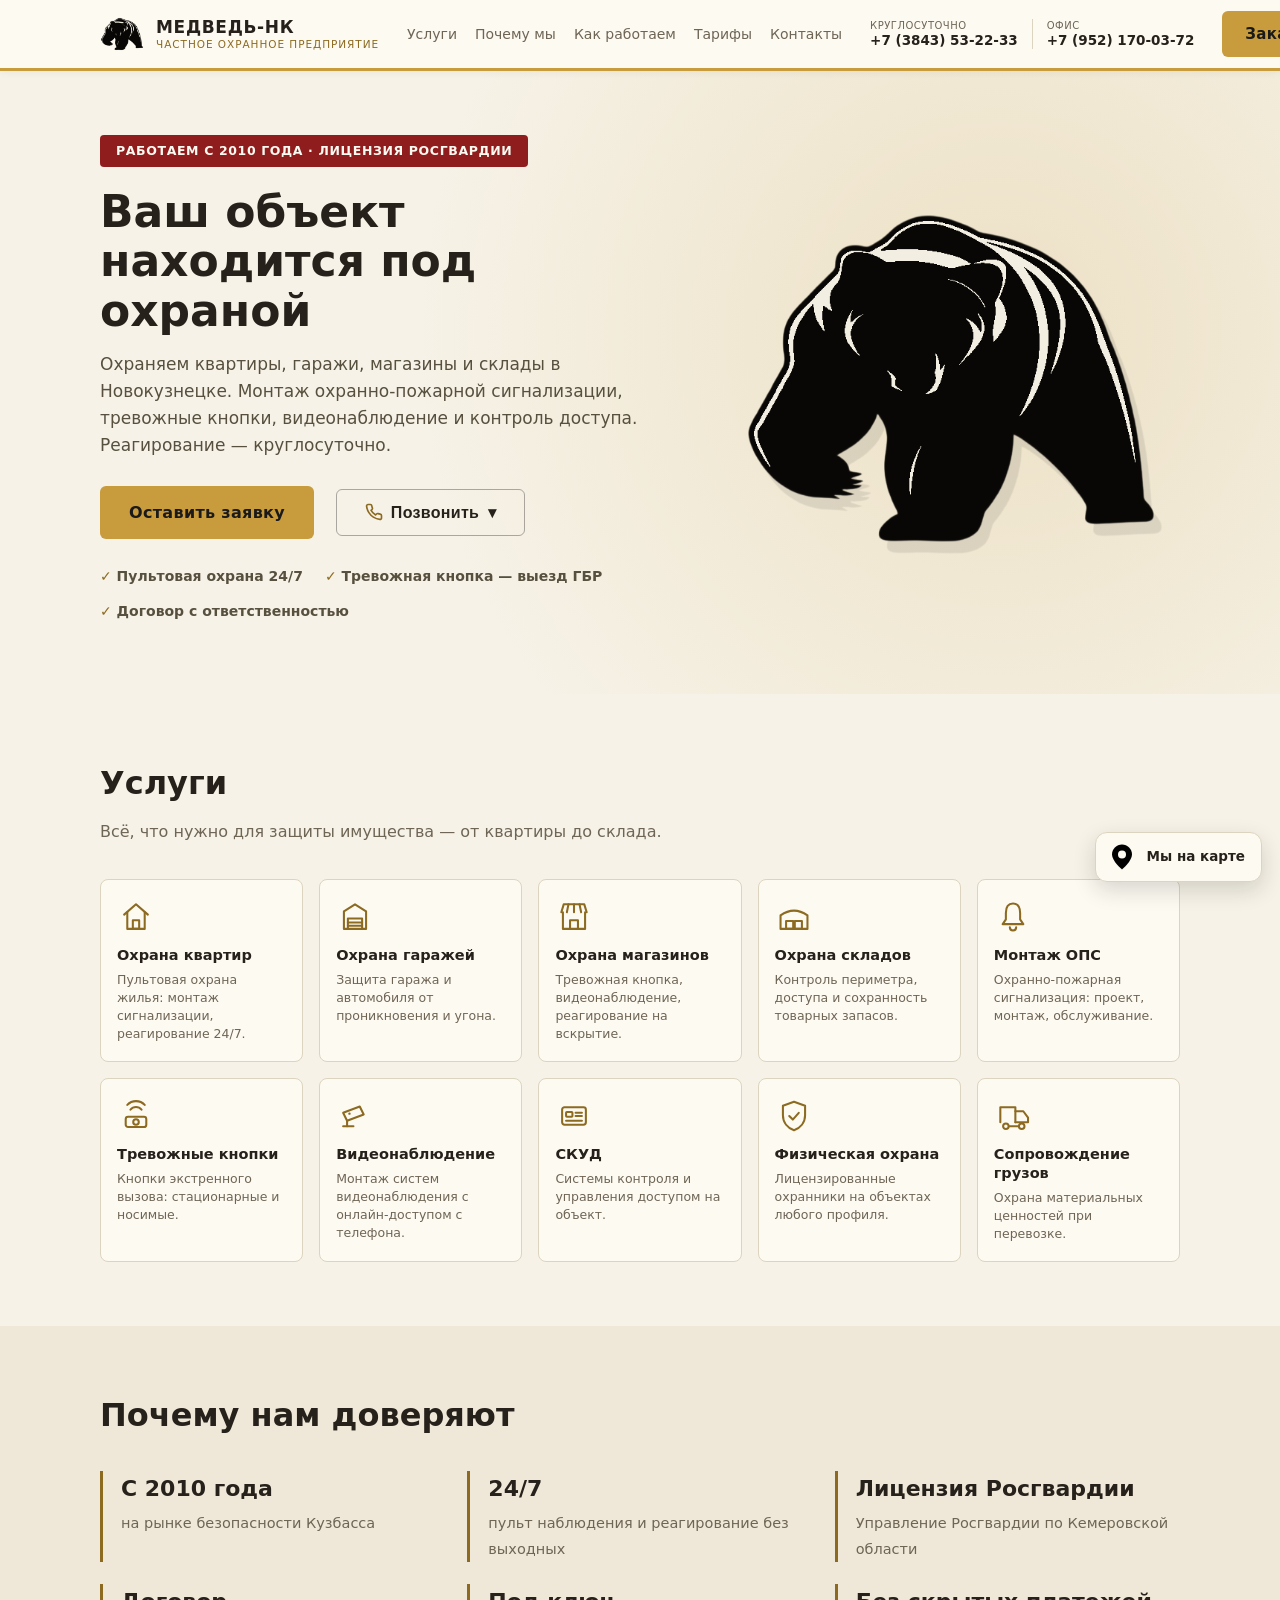
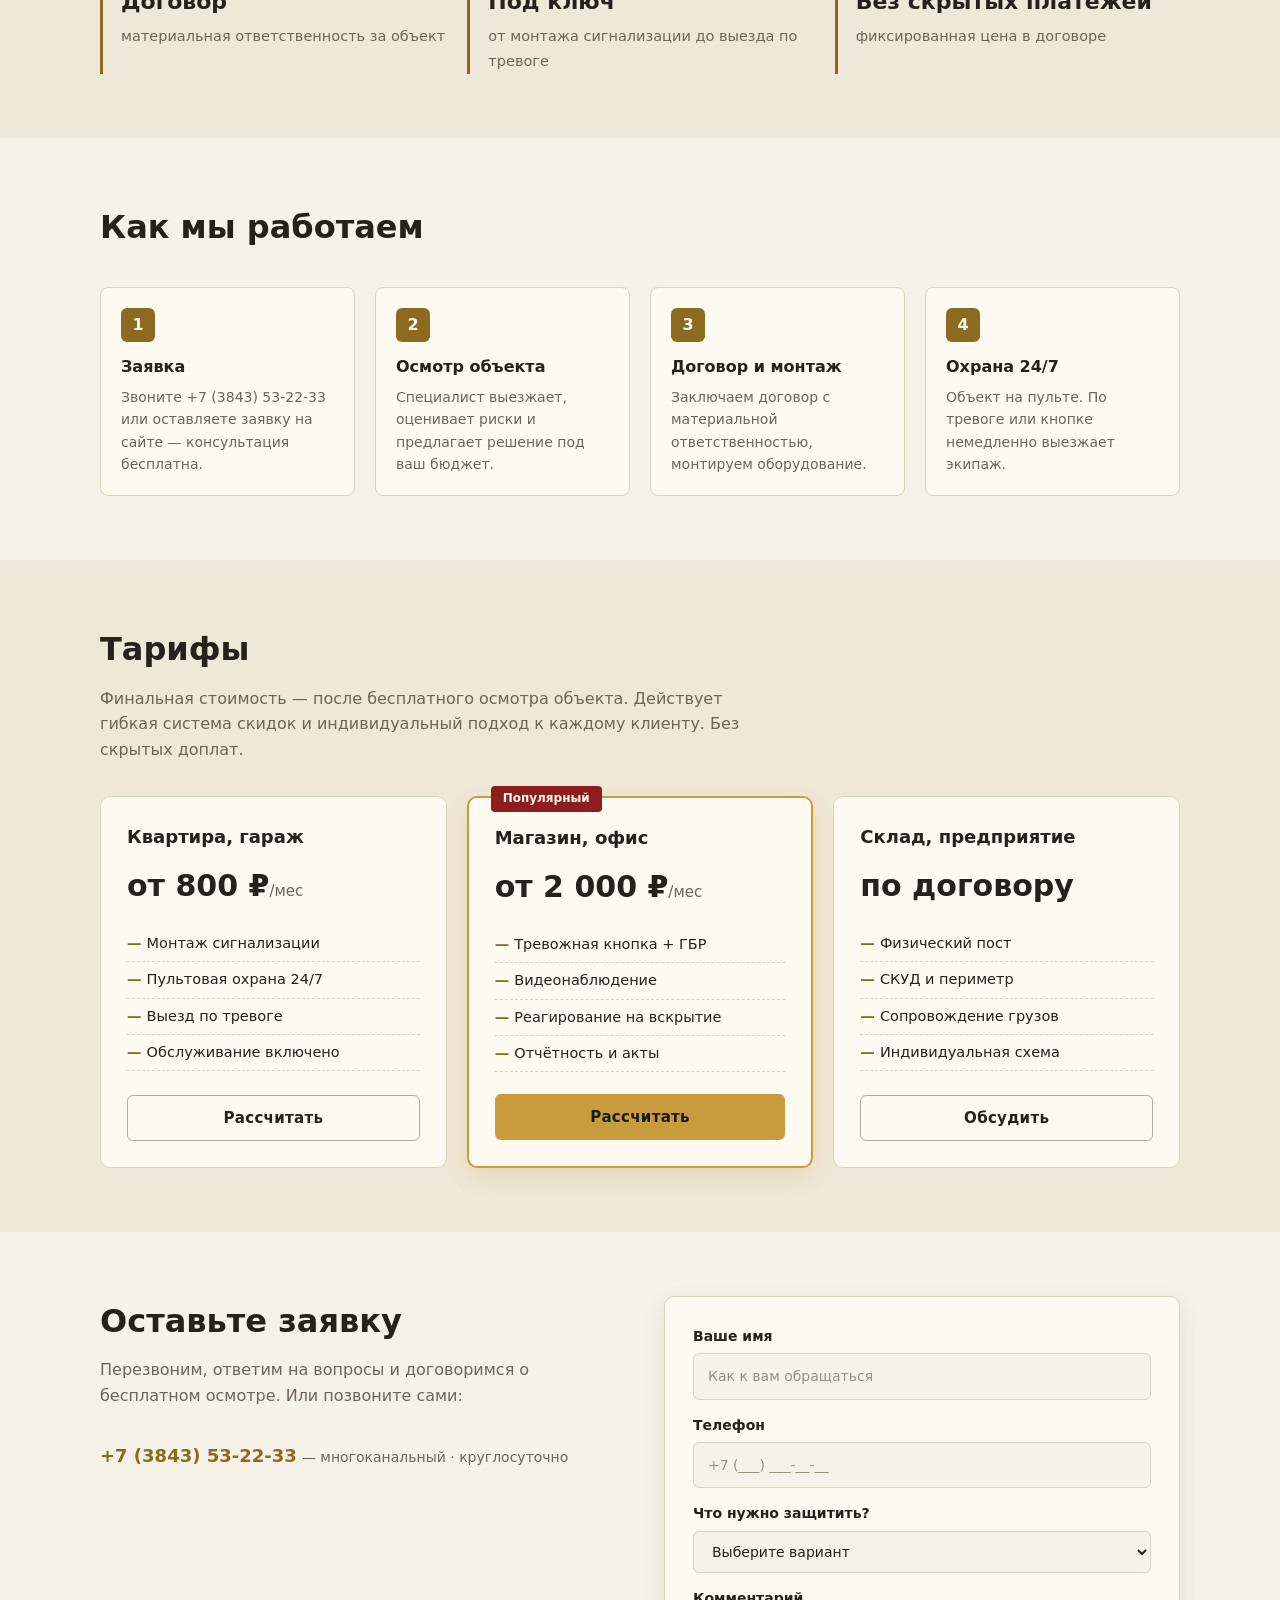
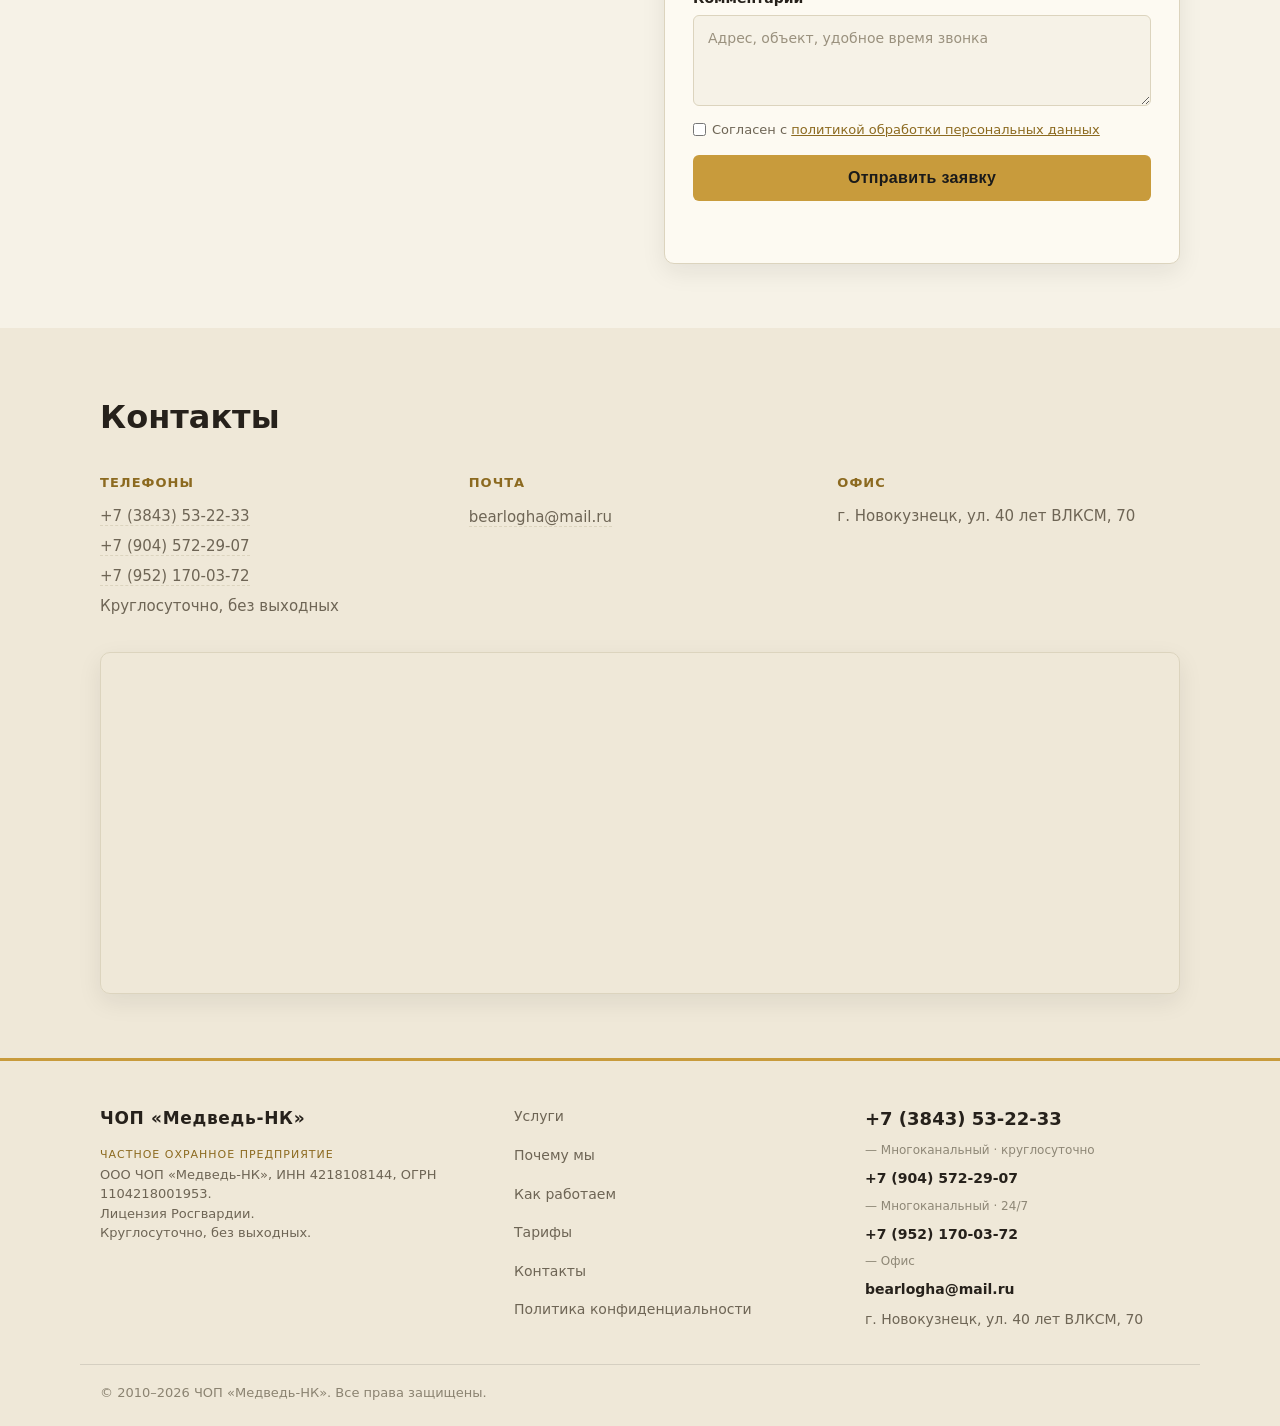
<file: index.html>
<!DOCTYPE html>
<html lang="ru">
<head>
    <meta charset="UTF-8">
    <meta name="viewport" content="width=device-width, initial-scale=1.0">
    <meta name="yandex-verification" content="da82b6c6db283b11" />
    <title>ЧОП «Медведь-НК» — охрана квартир, магазинов, складов. Монтаж ОПС, видеонаблюдение</title>
    <meta name="description" content="ЧОП «Медведь-НК»: охрана квартир, гаражей, магазинов и складов, монтаж охранно-пожарной сигнализации, тревожные кнопки, видеонаблюдение, СКУД, физическая охрана, сопровождение грузов. Тел. +7 (3843) 53-22-33">
    <link rel="icon" type="image/png" href="bear_header.png">
    <link rel="stylesheet" href="style.css">
</head>
<body>
<header class="site-header">
    <div class="container header-inner">
        <a class="brand" href="index.html">
            <img class="brand-bear" src="bear_header.png" alt="Логотип: медведь ЧОП Медведь-НК">
            <span class="brand-name">
                <b>МЕДВЕДЬ-НК</b>
                <span>частное охранное предприятие</span>
            </span>
        </a>
        <nav class="main-nav" id="mainNav">
            <a href="#services">Услуги</a>
            <a href="#advantages">Почему мы</a>
            <a href="#how">Как работаем</a>
            <a href="#prices">Тарифы</a>
            <a href="#contacts">Контакты</a>
                    </nav>
        <div class="header-phones2">
            <div class="hcp-item">
                <span class="hcp-label">круглосуточно</span>
                <a class="hcp-number" href="tel:+73843532233">+7 (3843) 53-22-33</a>
            </div>
            <span class="hcp-divider"></span>
            <div class="hcp-item">
                <span class="hcp-label">офис</span>
                <a class="hcp-number" href="tel:+79521700372">+7 (952) 170-03-72</a>
            </div>
        </div>
        <a class="btn btn-accent header-cta" href="#lead-form">Заказать охрану</a>
        <button class="burger" id="burger" aria-label="Меню" aria-expanded="false">
            <span></span><span></span><span></span>
        </button>
    </div>
</header>

<!-- Герой -->
<section class="hero">
    <div class="container hero-inner">
        <div class="hero-text">
            <p class="hero-badge">Работаем с 2010 года · лицензия Росгвардии</p>
            <h1>Ваш объект находится под охраной</h1>
            <p class="hero-lead">Охраняем квартиры, гаражи, магазины и склады в Новокузнецке.
            Монтаж охранно-пожарной сигнализации, тревожные кнопки,
            видеонаблюдение и контроль доступа. Реагирование — круглосуточно.</p>
            <div class="hero-actions">
                <a class="btn btn-accent btn-lg" href="#lead-form">Оставить заявку</a>
                <div class="phone-dd" id="phoneDD">
                    <button type="button" class="btn btn-ghost btn-lg phone-dd-btn" aria-expanded="false">
                        <svg class="btn-phone-ico" viewBox="0 0 24 24" fill="none" stroke="currentColor" stroke-width="2.2" stroke-linecap="round" stroke-linejoin="round"><path d="M22 16.92v3a2 2 0 0 1-2.18 2 19.79 19.79 0 0 1-8.63-3.07 19.5 19.5 0 0 1-6-6 19.79 19.79 0 0 1-3.07-8.67A2 2 0 0 1 4.11 2h3a2 2 0 0 1 2 1.72c.127.96.361 1.903.7 2.81a2 2 0 0 1-.45 2.11L8.09 9.91a16 16 0 0 0 6 6l1.27-1.27a2 2 0 0 1 2.11-.45c.907.339 1.85.573 2.81.7A2 2 0 0 1 22 16.92z"/></svg>
                        Позвонить <span class="dd-caret">▾</span>
                    </button>
                    <div class="phone-dd-menu">
                        <div class="phone-dd-item">
                            <span class="hp-label">Многоканальный · круглосуточно</span>
                            <a href="tel:+73843532233">+7 (3843) 53-22-33</a>
                        </div>
                        <div class="phone-dd-item">
                            <span class="hp-label">Многоканальный · 24/7</span>
                            <a href="tel:+79045722907">+7 (904) 572-29-07</a>
                        </div>
                        <div class="phone-dd-item">
                            <span class="hp-label">Офис</span>
                            <a href="tel:+79521700372">+7 (952) 170-03-72</a>
                        </div>
                    </div>
                </div>
            </div>
            <ul class="hero-points">
                <li>Пультовая охрана 24/7</li>
                <li>Тревожная кнопка — выезд ГБР</li>
            </ul>
            <ul class="hero-points">
                <li>Договор с ответственностью</li>
            </ul>
        </div>
        <div class="hero-bear">
            <img src="bear_header.png" alt="Медведь — символ ЧОП Медведь-НК">
        </div>
    </div>
</section>

<!-- Услуги -->
<section class="section" id="services">
    <div class="container">
        <h2 class="section-title">Услуги</h2>
        <p class="section-sub">Всё, что нужно для защиты имущества — от квартиры до склада.</p>
        <div class="cards-grid">
            <article class="card">
                <div class="card-icon"><svg viewBox="0 0 48 48" fill="none" stroke="currentColor" stroke-width="2.6" stroke-linecap="round" stroke-linejoin="round"><path d="M9 21 L24 8 L39 21"/><path d="M13 18 V39 H35 V18"/><rect x="20" y="28" width="8" height="11"/></svg></div>
                <h3>Охрана квартир</h3>
                <p>Пультовая охрана жилья: монтаж сигнализации, реагирование 24/7.</p>
            </article>
            <article class="card">
                <div class="card-icon"><svg viewBox="0 0 48 48" fill="none" stroke="currentColor" stroke-width="2.6" stroke-linecap="round" stroke-linejoin="round"><path d="M10 39 V17 L24 8 L38 17 V39 H10"/><path d="M15 39 V26 H33 V39"/><path d="M15 31 H33 M15 35 H33"/></svg></div>
                <h3>Охрана гаражей</h3>
                <p>Защита гаража и автомобиля от проникновения и угона.</p>
            </article>
            <article class="card">
                <div class="card-icon"><svg viewBox="0 0 48 48" fill="none" stroke="currentColor" stroke-width="2.6" stroke-linecap="round" stroke-linejoin="round"><path d="M10 18 V39 H38 V18"/><path d="M8 18 L11 8 H37 L40 18"/><path d="M15 18 L17 8 M24 18 V8 M33 18 L31 8"/><path d="M19 39 V28 H29 V39"/></svg></div>
                <h3>Охрана магазинов</h3>
                <p>Тревожная кнопка, видеонаблюдение, реагирование на вскрытие.</p>
            </article>
            <article class="card">
                <div class="card-icon"><svg viewBox="0 0 48 48" fill="none" stroke="currentColor" stroke-width="2.6" stroke-linecap="round" stroke-linejoin="round"><path d="M7 39 V22 Q24 10 41 22 V39 H7"/><rect x="14" y="29" width="9" height="10"/><rect x="25" y="29" width="9" height="10"/></svg></div>
                <h3>Охрана складов</h3>
                <p>Контроль периметра, доступа и сохранность товарных запасов.</p>
            </article>
            <article class="card">
                <div class="card-icon"><svg viewBox="0 0 48 48" fill="none" stroke="currentColor" stroke-width="2.6" stroke-linecap="round" stroke-linejoin="round"><path d="M24 7 C18 7 15 12 15 19 V27 L11 33 H37 L33 27 V19 C33 12 30 7 24 7 Z"/><path d="M20 37 C20 40 22 41 24 41 C26 41 28 40 28 37"/></svg></div>
                <h3>Монтаж ОПС</h3>
                <p>Охранно-пожарная сигнализация: проект, монтаж, обслуживание.</p>
            </article>
            <article class="card">
                <div class="card-icon"><svg viewBox="0 0 48 48" fill="none" stroke="currentColor" stroke-width="2.6" stroke-linecap="round" stroke-linejoin="round"><rect x="11" y="25" width="26" height="13" rx="3"/><circle cx="24" cy="31.5" r="3.5"/><path d="M17 16 A9 9 0 0 1 31 16"/><path d="M13 10 A15 15 0 0 1 35 10"/></svg></div>
                <h3>Тревожные кнопки</h3>
                <p>Кнопки экстренного вызова: стационарные и носимые.</p>
            </article>
            <article class="card">
                <div class="card-icon"><svg viewBox="0 0 48 48" fill="none" stroke="currentColor" stroke-width="2.6" stroke-linecap="round" stroke-linejoin="round"><path d="M9 20 L30 12 L35 22 L14 30 Z"/><path d="M14 30 L14 37"/><path d="M9 37 H22"/><circle cx="17" cy="21" r="1.5" fill="currentColor" stroke="none"/></svg></div>
                <h3>Видеонаблюдение</h3>
                <p>Монтаж систем видеонаблюдения с онлайн-доступом с телефона.</p>
            </article>
            <article class="card">
                <div class="card-icon"><svg viewBox="0 0 48 48" fill="none" stroke="currentColor" stroke-width="2.6" stroke-linecap="round" stroke-linejoin="round"><rect x="9" y="13" width="30" height="22" rx="3"/><rect x="14" y="19" width="8" height="6" rx="1"/><path d="M26 20 H34 M26 24 H34 M14 30 H34"/></svg></div>
                <h3>СКУД</h3>
                <p>Системы контроля и управления доступом на объект.</p>
            </article>
            <article class="card">
                <div class="card-icon"><svg viewBox="0 0 48 48" fill="none" stroke="currentColor" stroke-width="2.6" stroke-linecap="round" stroke-linejoin="round"><path d="M24 6 L38 11 V23 C38 32 32 39 24 42 C16 39 10 32 10 23 V11 Z"/><path d="M18 24 L22.5 28.5 L30 20"/></svg></div>
                <h3>Физическая охрана</h3>
                <p>Лицензированные охранники на объектах любого профиля.</p>
            </article>
            <article class="card">
                <div class="card-icon"><svg viewBox="0 0 48 48" fill="none" stroke="currentColor" stroke-width="2.6" stroke-linecap="round" stroke-linejoin="round"><path d="M8 32 V13 H27 V32"/><path d="M27 18 H37 L43 26 V32 H27"/><circle cx="15" cy="37" r="3.5"/><circle cx="35" cy="37" r="3.5"/><path d="M19 37 H31"/></svg></div>
                <h3>Сопровождение грузов</h3>
                <p>Охрана материальных ценностей при перевозке.</p>
            </article>
        </div>
    </div>
</section>

<!-- Преимущества -->
<section class="section section-dark" id="advantages">
    <div class="container">
        <h2 class="section-title">Почему нам доверяют</h2>
        <div class="adv-grid">
            <div class="adv"><b>С 2010 года</b><span>на рынке безопасности Кузбасса</span></div>
            <div class="adv"><b>24/7</b><span>пульт наблюдения и реагирование без выходных</span></div>
            <div class="adv"><b>Лицензия Росгвардии</b><span>Управление Росгвардии по Кемеровской области</span></div>
            <div class="adv"><b>Договор</b><span>материальная ответственность за объект</span></div>
            <div class="adv"><b>Под ключ</b><span>от монтажа сигнализации до выезда по тревоге</span></div>
            <div class="adv"><b>Без скрытых платежей</b><span>фиксированная цена в договоре</span></div>
        </div>
    </div>
</section>

<!-- Как работаем -->
<section class="section" id="how">
    <div class="container">
        <h2 class="section-title">Как мы работаем</h2>
        <div class="steps">
            <div class="step"><span>1</span><h3>Заявка</h3><p>Звоните +7 (3843) 53-22-33 или оставляете заявку на сайте — консультация бесплатна.</p></div>
            <div class="step"><span>2</span><h3>Осмотр объекта</h3><p>Специалист выезжает, оценивает риски и предлагает решение под ваш бюджет.</p></div>
            <div class="step"><span>3</span><h3>Договор и монтаж</h3><p>Заключаем договор с материальной ответственностью, монтируем оборудование.</p></div>
            <div class="step"><span>4</span><h3>Охрана 24/7</h3><p>Объект на пульте. По тревоге или кнопке немедленно выезжает экипаж.</p></div>
        </div>
    </div>
</section>

<!-- Тарифы -->
<section class="section section-dark" id="prices">
    <div class="container">
        <h2 class="section-title">Тарифы</h2>
        <p class="section-sub">Финальная стоимость — после бесплатного осмотра объекта. Действует гибкая
        система скидок и индивидуальный подход к каждому клиенту. Без скрытых доплат.</p>
        <div class="price-grid">
            <div class="price-card">
                <h3>Квартира, гараж</h3>
                <div class="price">от 800 ₽<span>/мес</span></div>
                <ul>
                    <li>Монтаж сигнализации</li>
                    <li>Пультовая охрана 24/7</li>
                    <li>Выезд по тревоге</li>
                    <li>Обслуживание включено</li>
                </ul>
                <a class="btn btn-ghost" href="#lead-form">Рассчитать</a>
            </div>
            <div class="price-card price-card-popular">
                <div class="price-flag">Популярный</div>
                <h3>Магазин, офис</h3>
                <div class="price">от 2 000 ₽<span>/мес</span></div>
                <ul>
                    <li>Тревожная кнопка + ГБР</li>
                    <li>Видеонаблюдение</li>
                    <li>Реагирование на вскрытие</li>
                    <li>Отчётность и акты</li>
                </ul>
                <a class="btn btn-accent" href="#lead-form">Рассчитать</a>
            </div>
            <div class="price-card">
                <h3>Склад, предприятие</h3>
                <div class="price">по договору</div>
                <ul>
                    <li>Физический пост</li>
                    <li>СКУД и периметр</li>
                    <li>Сопровождение грузов</li>
                    <li>Индивидуальная схема</li>
                </ul>
                <a class="btn btn-ghost" href="#lead-form">Обсудить</a>
            </div>
        </div>
    </div>
</section>

<!-- Заявка -->
<section class="section" id="lead-form">
    <div class="container form-wrap">
        <div class="form-text">
            <h2 class="section-title">Оставьте заявку</h2>
            <p class="section-sub">Перезвоним, ответим на вопросы и договоримся о бесплатном осмотре.
            Или позвоните сами:</p>
            <p><a class="form-phone" href="tel:+73843532233">+7 (3843) 53-22-33</a> <span class="form-phone-note">— многоканальный · круглосуточно</span></p>
        </div>
        <form class="lead-form" id="leadForm" action="https://api.web3forms.com/submit" method="POST" novalidate>
            <input type="hidden" name="access_key" value="55b62827-6964-4f8c-8cb4-af882d1d8f54">
            <input type="hidden" name="subject" value="Заявка с сайта Медведь-НК">
            <input type="checkbox" name="botcheck" class="hidden" style="display:none;">
            
            <label>Ваше имя
                <input type="text" name="name" required maxlength="100" placeholder="Как к вам обращаться">
            </label>
            <label>Телефон
                <input type="tel" name="phone" required maxlength="30" placeholder="+7 (___) ___-__-__">
            </label>
            <label>Что нужно защитить?
                <select name="kind">
                    <option value="">Выберите вариант</option>
                    <option value="Квартира или дом">Квартира или дом</option>
                    <option value="Гараж">Гараж</option>
                    <option value="Магазин, офис">Магазин, офис</option>
                    <option value="Склад, предприятие">Склад, предприятие</option>
                    <option value="Монтаж ОПС или видеонаблюдения">Монтаж ОПС или видеонаблюдения</option>
                    <option value="Тревожная кнопка">Тревожная кнопка</option>
                    <option value="Физическая охрана, пост">Физическая охрана, пост</option>
                    <option value="Сопровождение груза">Сопровождение груза</option>
                    <option value="Другое">Другое</option>
                </select>
            </label>
            <label>Комментарий
                <textarea name="message" rows="3" maxlength="1000" placeholder="Адрес, объект, удобное время звонка"></textarea>
            </label>
            <label class="consent">
                <input type="checkbox" name="consent" required>
                <span>Согласен с <a href="privacy.html" target="_blank">политикой обработки персональных данных</a></span>
            </label>
            <button type="submit" class="btn btn-accent btn-lg">Отправить заявку</button>
            <p class="form-status" id="formStatus" role="status"></p>
        </form>
    </div>
</section>

<!-- Контакты -->
<section class="section section-dark" id="contacts">
    <div class="container">
        <h2 class="section-title">Контакты</h2>
        <div class="contacts-grid">
            <div class="contact-block">
                <h3>Телефоны</h3>
                <p class="contact-line"><a href="tel:+73843532233">+7 (3843) 53-22-33</a></p>
                <p class="contact-line"><a href="tel:+79045722907">+7 (904) 572-29-07</a></p>
                <p class="contact-line"><a href="tel:+79521700372">+7 (952) 170-03-72</a></p>
                <p class="contact-workhours">Круглосуточно, без выходных</p>
            </div>
            <div class="contact-block">
                <h3>Почта</h3>
                <a href="mailto:bearlogha@mail.ru">bearlogha@mail.ru</a>
            </div>
            <div class="contact-block">
                <h3>Офис</h3>
                <p>г. Новокузнецк, ул. 40 лет ВЛКСМ, 70</p>
            </div>
        </div>
        <div class="map-frame">
            <iframe src="https://yandex.ru/map-widget/v1/?text=%D0%9D%D0%BE%D0%B2%D0%BE%D0%BA%D1%83%D0%B7%D0%BD%D0%B5%D1%86%D0%BA%2C%2040%20%D0%BB%D0%B5%D1%82%20%D0%92%D0%9B%D0%9A%D0%A1%D0%9C%2C%2070&z=16" width="100%" height="340" frameborder="0" allowfullscreen="true" loading="lazy" title="Карта: расположение офиса ЧОП Медведь-НК"></iframe>
        </div>
    </div>
</section>

<!-- Подвал -->
<footer class="site-footer">
    <div class="container footer-grid">
        <div>
            <div class="footer-brand">ЧОП «Медведь-НК»</div>
            <span class="footer-sub">частное охранное предприятие</span>
            <p class="footer-note">ООО ЧОП «Медведь-НК», ИНН 4218108144, ОГРН 1104218001953.<br>
            Лицензия Росгвардии.<br>Круглосуточно, без выходных.</p>
        </div>
        <nav class="footer-nav">
            <a href="#services">Услуги</a>
            <a href="#advantages">Почему мы</a>
            <a href="#how">Как работаем</a>
            <a href="#prices">Тарифы</a>
            <a href="#contacts">Контакты</a>
            <a href="privacy.html">Политика конфиденциальности</a>
        </nav>
        <div class="footer-contacts">
            <a class="footer-phone" href="tel:+73843532233">+7 (3843) 53-22-33</a>
            <span class="footer-plabel">— Многоканальный · круглосуточно</span>
            <a href="tel:+79045722907">+7 (904) 572-29-07</a> <span class="footer-plabel">— Многоканальный · 24/7</span>
            <a href="tel:+79521700372">+7 (952) 170-03-72</a> <span class="footer-plabel">— Офис</span>
            <a href="mailto:bearlogha@mail.ru">bearlogha@mail.ru</a>
            <span>г. Новокузнецк, ул. 40 лет ВЛКСМ, 70</span>
        </div>
    </div>
    <div class="container footer-bottom">
        © 2010–2026 ЧОП «Медведь-НК». Все права защищены.
    </div>
</footer>

<!-- Плавающий значок: мы на карте -->
<a class="map-fab" href="#contacts" title="Мы на карте">
    <svg class="map-fab-pin" viewBox="0 0 24 24" aria-hidden="true">
        <path d="M12 2C7.58 2 4 5.58 4 10c0 5.25 8 12 8 12s8-6.75 8-12c0-4.42-3.58-8-8-8z"/>
        <circle cx="12" cy="10" r="3.2" fill="#FDFAF2" stroke="none"/>
    </svg>
    <span>Мы на карте</span>
</a>
<script src="app.js"></script>
</body>
</html>
</file>
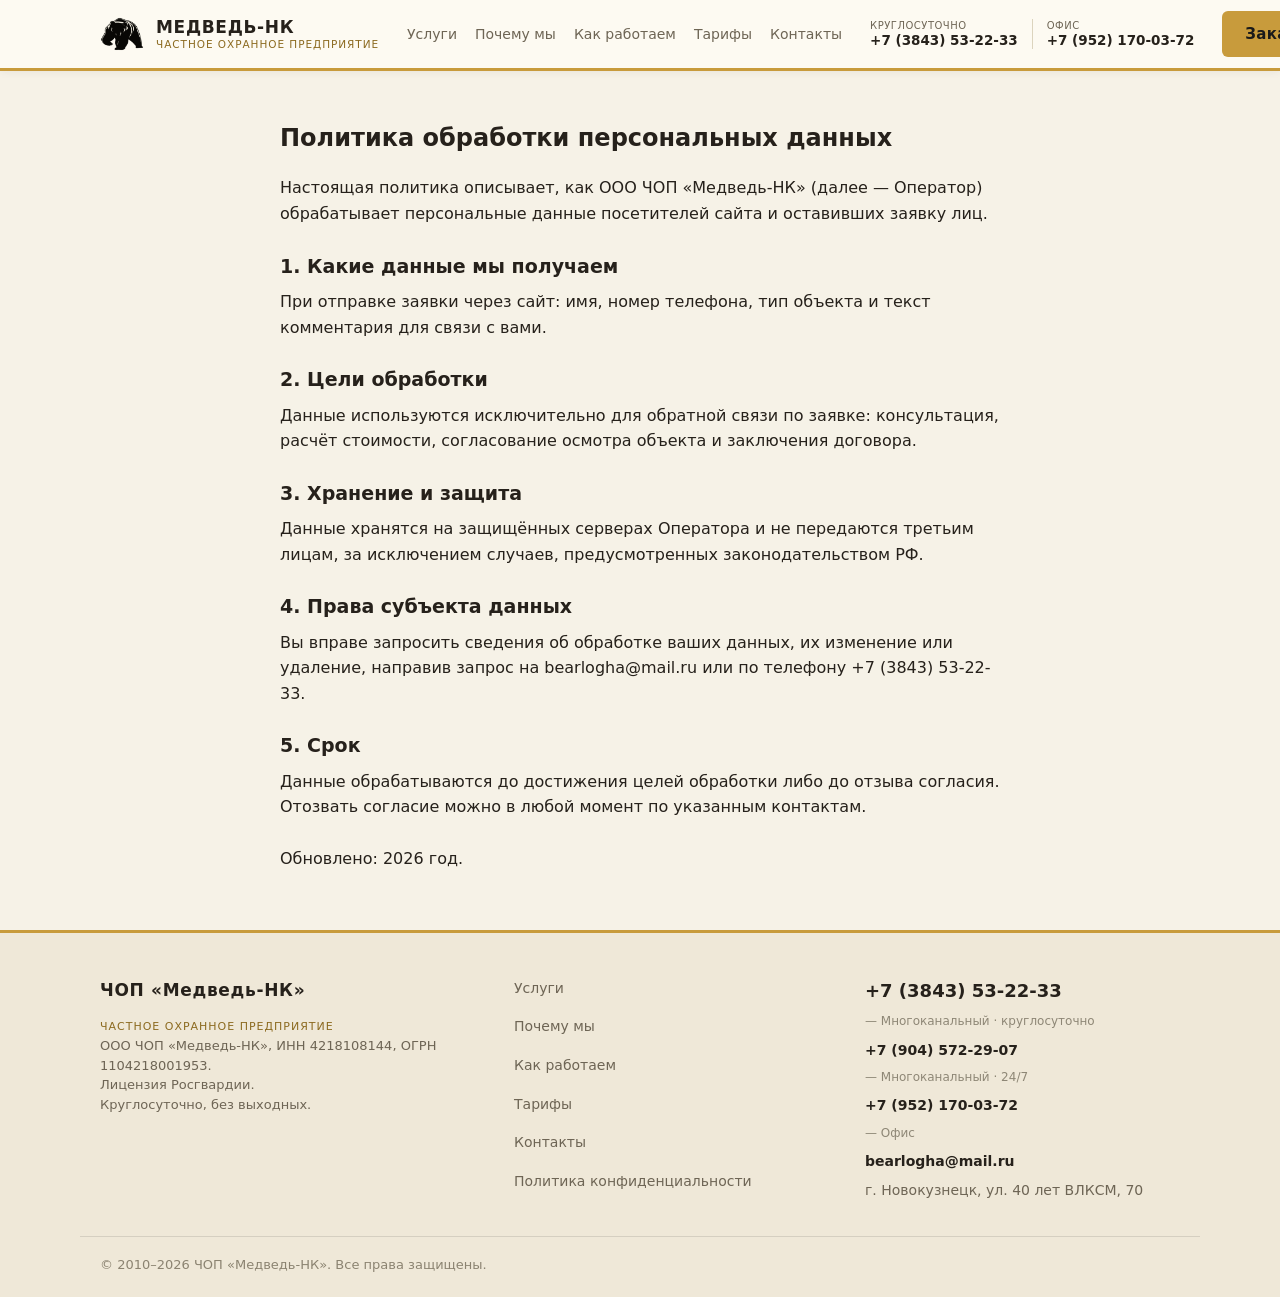
<file: privacy.html>
<!DOCTYPE html>
<html lang="ru">
<head>
    <meta charset="UTF-8">
    <meta name="viewport" content="width=device-width, initial-scale=1.0">
    <title>Политика конфиденциальности — ЧОП «Медведь-НК»</title>
    <link rel="icon" type="image/png" href="bear_header.png">
    <link rel="stylesheet" href="style.css">
    <style>
        section { padding: 48px 0; }
        .text-page { max-width: 760px; }
        .text-page h1 { margin-bottom: 18px; }
        .text-page h2 { font-size: 19px; margin: 24px 0 8px; }
        .text-page p { margin-bottom: 10px; color: var(--text); }
        .text-muted { color: var(--muted); margin-top: 26px; }
    </style>
</head>
<body>
<header class="site-header">
    <div class="container header-inner">
        <a class="brand" href="index.html">
            <img class="brand-bear" src="bear_header.png" alt="Логотип: медведь ЧОП Медведь-НК">
            <span class="brand-name">
                <b>МЕДВЕДЬ-НК</b>
                <span>частное охранное предприятие</span>
            </span>
        </a>
        <nav class="main-nav" id="mainNav">
            <a href="index.html#services">Услуги</a>
            <a href="index.html#advantages">Почему мы</a>
            <a href="index.html#how">Как работаем</a>
            <a href="index.html#prices">Тарифы</a>
            <a href="index.html#contacts">Контакты</a>
            <a class="nav-phone" href="tel:+73843532233">+7 (3843) 53-22-33</a>
        </nav>
        <div class="header-phones2">
            <div class="hcp-item">
                <span class="hcp-label">круглосуточно</span>
                <a class="hcp-number" href="tel:+73843532233">+7 (3843) 53-22-33</a>
            </div>
            <span class="hcp-divider"></span>
            <div class="hcp-item">
                <span class="hcp-label">офис</span>
                <a class="hcp-number" href="tel:+79521700372">+7 (952) 170-03-72</a>
            </div>
        </div>
        <a class="btn btn-accent header-cta" href="index.html#lead-form">Заказать охрану</a>
        <button class="burger" id="burger" aria-label="Меню" aria-expanded="false">
            <span></span><span></span><span></span>
        </button>
    </div>
</header>

<section>
    <div class="container text-page">
        <h1>Политика обработки персональных данных</h1>
        <p>Настоящая политика описывает, как ООО ЧОП «Медведь-НК» (далее — Оператор) обрабатывает
        персональные данные посетителей сайта и оставивших заявку лиц.</p>

        <h2>1. Какие данные мы получаем</h2>
        <p>При отправке заявки через сайт: имя, номер телефона, тип объекта и текст комментария
        для связи с вами.</p>

        <h2>2. Цели обработки</h2>
        <p>Данные используются исключительно для обратной связи по заявке: консультация,
        расчёт стоимости, согласование осмотра объекта и заключения договора.</p>

        <h2>3. Хранение и защита</h2>
        <p>Данные хранятся на защищённых серверах Оператора и не передаются третьим лицам, за
        исключением случаев, предусмотренных законодательством РФ.</p>

        <h2>4. Права субъекта данных</h2>
        <p>Вы вправе запросить сведения об обработке ваших данных, их изменение или удаление,
        направив запрос на bearlogha@mail.ru или по телефону +7 (3843) 53-22-33.</p>

        <h2>5. Срок</h2>
        <p>Данные обрабатываются до достижения целей обработки либо до отзыва согласия.
        Отозвать согласие можно в любой момент по указанным контактам.</p>

        <p class="text-muted">Обновлено: 2026 год.</p>
    </div>
</section>

<footer class="site-footer">
    <div class="container footer-grid">
        <div>
            <div class="footer-brand">ЧОП «Медведь-НК»</div>
            <span class="footer-sub">частное охранное предприятие</span>
            <p class="footer-note">ООО ЧОП «Медведь-НК», ИНН 4218108144, ОГРН 1104218001953.<br>
            Лицензия Росгвардии.<br>Круглосуточно, без выходных.</p>
        </div>
        <nav class="footer-nav">
            <a href="index.html#services">Услуги</a>
            <a href="index.html#advantages">Почему мы</a>
            <a href="index.html#how">Как работаем</a>
            <a href="index.html#prices">Тарифы</a>
            <a href="index.html#contacts">Контакты</a>
            <a href="privacy.html">Политика конфиденциальности</a>
        </nav>
        <div class="footer-contacts">
            <a class="footer-phone" href="tel:+73843532233">+7 (3843) 53-22-33</a>
            <span class="footer-plabel">— Многоканальный · круглосуточно</span>
            <a href="tel:+79045722907">+7 (904) 572-29-07</a> <span class="footer-plabel">— Многоканальный · 24/7</span>
            <a href="tel:+79521700372">+7 (952) 170-03-72</a> <span class="footer-plabel">— Офис</span>
            <a href="mailto:bearlogha@mail.ru">bearlogha@mail.ru</a>
            <span>г. Новокузнецк, ул. 40 лет ВЛКСМ, 70</span>
        </div>
    </div>
    <div class="container footer-bottom">
        © 2010–2026 ЧОП «Медведь-НК». Все права защищены.
    </div>
</footer>
<script src="app.js"></script>
</body>
</html>
</file>
<file: style.css>
:root {
    --paper: #F6F2E7;      /* светлый тёплый фон страницы */
    --card: #FDFAF2;       /* кремовые карточки */
    --ink-soft: #EFE8D8;   /* чередующаяся секция — чуть темнее беж */
    --ochre: #C89B3C;      /* яркая охра — кнопки, акценты */
    --ochre-deep: #8C6A20; /* тёмная охра — ссылки, подписи */
    --brick: #8F1D1D;      /* кирпично-красный */
    --text: #26211B;
    --muted: #6E6555;
    --line: #DCD4BE;
    --white: #FFFFFF;
}

* { margin: 0; padding: 0; box-sizing: border-box; }

html { scroll-behavior: smooth; }

body {
    font-family: system-ui, -apple-system, "Segoe UI", Roboto, sans-serif;
    color: var(--text);
    background: var(--paper);
    line-height: 1.6;
}

.container { max-width: 1120px; margin: 0 auto; padding: 0 20px; }

/* Шапка */
.site-header {
    position: sticky; top: 0; z-index: 50;
    background: var(--card);
    color: var(--text);
    border-bottom: 3px solid var(--ochre);
    box-shadow: 0 1px 8px rgba(26,26,26,.06);
}
.header-inner { display: flex; align-items: center; gap: 28px; min-height: 68px; }
.brand { display: flex; align-items: center; gap: 12px; text-decoration: none; white-space: nowrap; }
.brand-bear { width: 44px; height: 34px; flex-shrink: 0; }
.brand-name { display: flex; flex-direction: column; line-height: 1.15; }
.brand-name b { color: var(--text); font-size: 17px; letter-spacing: .04em; }
.brand-name span { color: var(--ochre-deep); font-size: 10.5px; letter-spacing: .09em; text-transform: uppercase; }
.main-nav { display: flex; gap: 18px; margin-left: auto; }
.main-nav a { color: var(--muted); text-decoration: none; font-size: 14px; white-space: nowrap; }
.main-nav a:hover { color: var(--text); }
.nav-phone { display: none; font-weight: 700; color: var(--text) !important; white-space: nowrap; }

/* Телефон в шапке (компактный) и выпадающий список в hero */
.header-phones2 { display: flex; gap: 14px; align-items: center; }
.hcp-item { display: flex; flex-direction: column; align-items: flex-start; line-height: 1.3; }
.hcp-divider { width: 1px; height: 30px; background: var(--line); }
.hcp-label { color: var(--muted); font-size: 10px; text-transform: uppercase; letter-spacing: .05em; }
.hcp-number { color: var(--text); text-decoration: none; font-weight: 700; font-size: 13.5px; white-space: nowrap; }
.hcp-number:hover { color: var(--ochre-deep); }

.phone-dd { position: relative; }
.phone-dd-btn .btn-phone-ico { width: 18px; height: 18px; color: var(--ochre-deep); vertical-align: -3.5px; margin-right: 3px; }
.phone-dd-btn .dd-caret { display: inline-block; margin-left: 4px; transition: transform .15s; }
.phone-dd.open .dd-caret { transform: rotate(180deg); }
.phone-dd-menu {
    display: none; position: absolute; top: calc(100% + 8px); left: 0; z-index: 60;
    min-width: 270px; background: var(--card); border: 1px solid var(--line);
    border-radius: 10px; box-shadow: 0 12px 32px rgba(26,26,26,.16); padding: 8px;
}
.phone-dd.open .phone-dd-menu { display: block; }
.phone-dd-item { display: flex; flex-direction: column; gap: 1px; padding: 10px 12px; border-radius: 8px; }
.phone-dd-item .hp-label { color: var(--muted); font-size: 10.5px; text-transform: uppercase; letter-spacing: .07em; }
.phone-dd-item:hover { background: rgba(169,130,42,.10); }
.phone-dd-item a { color: var(--text); text-decoration: none; font-weight: 700; font-size: 17px; white-space: nowrap; }
.phone-dd-item a:hover { color: var(--ochre-deep); }
.form-phone-note { color: var(--muted); font-size: 14px; font-weight: 400; }
.contact-line { margin-top: 6px; }
.contact-block .contact-line, .contact-block .contact-line a { color: var(--muted); font-size: 15px; }
.contact-block .contact-line a { text-decoration: none; }
.contact-block .contact-line a:hover { color: var(--ochre-deep); }

/* Плавающая карточка местоположения (правый нижний угол) */
.map-fab {
    position: fixed; right: 18px; bottom: 18px; z-index: 80;
    display: flex; align-items: center; gap: 10px;
    padding: 9px 16px 9px 11px; border-radius: 12px;
    background: var(--card); border: 1.5px solid var(--line);
    box-shadow: 0 8px 22px rgba(26,26,26,.16);
    text-decoration: none; transition: .15s;
}
.map-fab:hover { border-color: var(--ochre-deep); transform: translateY(-2px); box-shadow: 0 10px 26px rgba(26,26,26,.20); }
.map-fab-pin { width: 30px; height: 30px; color: var(--brick); flex-shrink: 0; }
.map-fab span { font-size: 13.5px; font-weight: 600; color: var(--text); white-space: nowrap; }

/* Карта офиса */
.map-frame { margin-top: 34px; border: 1px solid var(--line); border-radius: 10px; overflow: hidden; box-shadow: 0 8px 24px rgba(26,26,26,.08); }
.map-frame iframe { display: block; width: 100%; border: 0; }
.header-cta { white-space: nowrap; }
.burger { display: none; background: none; border: 0; cursor: pointer; padding: 8px; margin-left: auto; }
.burger span { display: block; width: 24px; height: 2.5px; background: var(--text); margin: 5px 0; border-radius: 2px; transition: .2s; }

/* Кнопки */
.btn {
    display: inline-block; text-decoration: none; text-align: center;
    padding: 10px 22px; border-radius: 6px; border: 1.5px solid transparent;
    font-weight: 700; font-size: 15px; cursor: pointer; transition: .15s;
    letter-spacing: .02em;
}
.btn-lg { padding: 13px 28px; font-size: 16px; }
.btn-accent { background: var(--ochre); color: #1A1A1A; }
.btn-accent:hover { background: var(--ochre-deep); color: var(--card); }
.btn-ghost { border-color: rgba(26,26,26,.35); color: var(--text); background: transparent; }
.btn-ghost:hover { border-color: var(--ochre-deep); color: var(--ochre-deep); }
section .btn-ghost { border-color: rgba(26,26,26,.35); color: var(--text); }
section .btn-ghost:hover { border-color: var(--ochre-deep); color: var(--ochre-deep); background: rgba(169,130,42,.08); }

/* Герой (светлый) */
.hero { position: relative; background: var(--paper); padding: 64px 0 72px; }
.hero::before {
    content: ""; position: absolute; inset: 0;
    background: radial-gradient(circle at 78% 42%, rgba(200,155,60,.20), transparent 55%);
}
.hero-inner { position: relative; display: grid; grid-template-columns: 1.25fr 1fr; gap: 48px; align-items: center; }
.hero-badge {
    display: inline-block; font-size: 12.5px; font-weight: 700; letter-spacing: .05em;
    color: var(--card); background: var(--brick); padding: 6px 16px; border-radius: 4px;
    margin-bottom: 20px; text-transform: uppercase;
}
.hero h1 { font-size: clamp(28px, 4.2vw, 44px); line-height: 1.12; margin-bottom: 16px; color: var(--text); }
.accent { color: var(--ochre-deep); }
.hero-lead { font-size: 17px; color: #57503F; max-width: 560px; margin-bottom: 26px; }
.hero-actions { display: flex; gap: 22px; flex-wrap: wrap; align-items: center; margin-bottom: 26px; }
.hero-points { list-style: none; display: flex; gap: 22px; flex-wrap: wrap; color: #57503F; font-size: 14px; font-weight: 600; }
.hero-points + .hero-points { margin-top: 12px; }
.hero-points li::before { content: "✓ "; color: var(--ochre-deep); font-weight: 700; }
.hero-bear { display: flex; justify-content: center; }
.hero-bear img { width: min(430px, 100%); height: auto; filter: drop-shadow(8px 12px 0 rgba(26,26,26,.10)); }

/* Секции */
.section { padding: 64px 0; }
.section-dark { background: var(--ink-soft); color: var(--text); }
.section-title { font-size: clamp(24px, 3vw, 32px); margin-bottom: 10px; }
.section-sub { color: var(--muted); max-width: 640px; margin-bottom: 34px; }
.section-dark .section-sub { color: var(--muted); }
.section-title .accent { color: var(--ochre-deep); }

/* Услуги */
.cards-grid { display: grid; grid-template-columns: repeat(5, 1fr); gap: 16px; }
.card { background: var(--card); border: 1px solid var(--line); border-radius: 8px; padding: 18px 16px; transition: .15s; }
.card:hover { border-color: var(--ochre); box-shadow: 0 6px 18px rgba(26,26,26,.10); transform: translateY(-2px); }
.card-icon { margin-bottom: 10px; }
.card-icon svg { width: 38px; height: 38px; color: var(--ochre-deep); display: block; }
.card h3 { font-size: 14.5px; margin-bottom: 6px; line-height: 1.3; }
.card p { font-size: 12.5px; color: var(--muted); line-height: 1.45; }

/* Преимущества */
.adv-grid { display: grid; grid-template-columns: repeat(3, 1fr); gap: 22px; margin-top: 30px; }
.adv { border-left: 3px solid var(--ochre-deep); padding-left: 18px; }
.adv b { display: block; font-size: 22px; margin-bottom: 4px; color: var(--text); }
.adv span { color: var(--muted); font-size: 14.5px; }

/* Шаги */
.steps { display: grid; grid-template-columns: repeat(4, 1fr); gap: 20px; margin-top: 34px; }
.step { position: relative; background: var(--card); border: 1px solid var(--line); border-radius: 8px; padding: 20px; }
.step span { display: inline-flex; align-items: center; justify-content: center; width: 34px; height: 34px; border-radius: 6px; background: var(--ochre-deep); color: var(--card); font-weight: 800; margin-bottom: 12px; }
.step h3 { font-size: 16px; margin-bottom: 6px; }
.step p { font-size: 14px; color: var(--muted); }

/* Тарифы */
.price-grid { display: grid; grid-template-columns: repeat(3, 1fr); gap: 20px; margin-top: 34px; }
.price-card { position: relative; background: var(--card); color: var(--text); border: 1px solid var(--line); border-radius: 10px; padding: 26px; display: flex; flex-direction: column; }
.price-card h3 { font-size: 18px; margin-bottom: 10px; }
.price { font-size: 30px; font-weight: 800; margin-bottom: 16px; }
.price span { font-size: 15px; font-weight: 500; color: var(--muted); }
.price-card ul { list-style: none; margin-bottom: 22px; flex-grow: 1; }
.price-card li { font-size: 14.5px; padding: 6px 0; border-bottom: 1px dashed var(--line); }
.price-card li::before { content: "— "; color: var(--ochre-deep); font-weight: 700; }
.price-card .btn { align-self: stretch; }
.price-card-popular { border: 2px solid var(--ochre); box-shadow: 0 8px 24px rgba(200,155,60,.22); }
.price-flag { position: absolute; top: -12px; left: 22px; background: var(--brick); color: var(--card); font-size: 12px; font-weight: 700; padding: 3px 12px; border-radius: 4px; }

/* Форма */
.form-wrap { display: grid; grid-template-columns: 1fr 1fr; gap: 48px; align-items: start; }
.form-phone { color: var(--ochre-deep); font-weight: 800; text-decoration: none; font-size: 18px; white-space: nowrap; }
.form-note { color: var(--muted); font-size: 14px; margin-top: 10px; }
.lead-form { background: var(--card); border: 1px solid var(--line); border-radius: 10px; padding: 28px; display: grid; gap: 14px; box-shadow: 0 8px 24px rgba(26,26,26,.08); }
.lead-form label { display: grid; gap: 6px; font-size: 14px; font-weight: 700; }
.lead-form input[type="text"], .lead-form input[type="tel"], .lead-form select, .lead-form textarea {
    font: inherit; font-weight: 400; color: var(--text);
    padding: 11px 14px; border: 1.5px solid var(--line); border-radius: 6px; background: var(--paper);
}
.lead-form input:focus, .lead-form select:focus, .lead-form textarea:focus { outline: none; border-color: var(--ochre); background: var(--white); }
.lead-form input::placeholder, .lead-form textarea::placeholder { color: #9A917E; }
.consent { grid-template-columns: auto 1fr; align-items: start; font-weight: 400 !important; font-size: 13px !important; color: var(--muted); }
.consent input { margin-top: 3px; accent-color: var(--ochre-deep); }
.consent a { color: var(--ochre-deep); }
.form-status { font-size: 14px; min-height: 20px; }
.form-status.ok { color: #3D6B2E; font-weight: 700; }
.form-status.err { color: var(--brick); }

/* Контакты */
.contacts-grid { display: grid; grid-template-columns: repeat(3, 1fr); gap: 26px; margin-top: 30px; }
.contact-block h3 { font-size: 13px; color: var(--ochre-deep); margin-bottom: 10px; text-transform: uppercase; letter-spacing: .08em; }
.contact-block a { color: var(--muted); font-size: 15px; text-decoration: none; border-bottom: 1px dashed var(--line); }
.contact-block a:hover { color: var(--ochre-deep); border-bottom-color: var(--ochre-deep); }
.contact-block p { color: var(--muted); font-size: 15px; margin-top: 6px; }

/* Текстовые страницы */
.text-page { max-width: 760px; }
.text-page h1 { margin-bottom: 18px; }
.text-page h2 { font-size: 19px; margin: 24px 0 8px; }
.text-page p { margin-bottom: 10px; }
.text-muted { color: var(--muted); margin-top: 26px; }

/* Подвал (светлый) */
.site-footer { background: var(--ink-soft); color: var(--muted); padding: 44px 0 22px; font-size: 14px; border-top: 3px solid var(--ochre); }
.footer-grid { display: grid; grid-template-columns: 1.2fr 1fr 1fr; gap: 36px; }
.footer-brand { color: var(--text); font-weight: 800; font-size: 17px; margin-bottom: 10px; letter-spacing: .04em; }
.footer-sub { color: var(--ochre-deep); font-size: 11px; letter-spacing: .09em; text-transform: uppercase; margin-bottom: 20px; }
.footer-note { font-size: 13px; line-height: 1.5; }
.footer-nav { display: grid; gap: 7px; }
.footer-nav a { color: var(--muted); text-decoration: none; }
.footer-nav a:hover { color: var(--text); }
.footer-contacts { display: grid; gap: 7px; }
.footer-contacts a { color: var(--text); text-decoration: none; font-weight: 700; }
.footer-contacts .footer-plabel { font-weight: 400; font-size: 12px; color: #8E8776; }
.footer-phone { font-size: 18px; }
.footer-bottom { margin-top: 34px; padding-top: 18px; border-top: 1px solid rgba(26,26,26,.12); font-size: 13px; color: #8B8371; }

/* Адаптив */
@media (max-width: 1020px) {
    .cards-grid { grid-template-columns: repeat(3, 1fr); }
    .steps { grid-template-columns: repeat(2, 1fr); }
    .hero-inner { grid-template-columns: 1fr; }
    .hero-bear { order: -1; }
    .hero-bear img { width: min(300px, 80%); }
    .price-grid { grid-template-columns: 1fr; max-width: 480px; margin-left: auto; margin-right: auto; }
    .adv-grid, .contacts-grid { grid-template-columns: repeat(2, 1fr); }
    .footer-grid { grid-template-columns: 1fr 1fr; }
}
@media (max-width: 640px) {
    .main-nav {
        display: none; position: absolute; top: 68px; left: 0; right: 0;
        background: var(--card); flex-direction: column; gap: 0; padding: 10px 20px 18px;
        border-bottom: 3px solid var(--ochre);
    }
    .main-nav a { padding: 11px 0; border-bottom: 1px solid rgba(26,26,26,.08); }
    .main-nav.open { display: flex; }
    .main-nav .nav-phone { display: block; color: var(--ochre-deep) !important; }
    .header-inner { flex-wrap: wrap; padding-top: 10px; padding-bottom: 10px; }
    .header-phones2 {
        display: flex; width: 100%; justify-content: center; align-items: center;
        gap: 14px; margin-top: 10px;
    }
    .header-phones2 .hcp-item { align-items: center; }
    .burger { display: block; order: 2; margin-left: auto; position: relative; z-index: 90; }
    .main-nav.open ~ .burger span:nth-child(1) { transform: translateY(7.5px) rotate(45deg); }
    .main-nav.open ~ .burger span:nth-child(2) { opacity: 0; }
    .main-nav.open ~ .burger span:nth-child(3) { transform: translateY(-7.5px) rotate(-45deg); }
    .header-phones2 { order: 3; }
    .header-cta { display: none; }
    .cards-grid, .steps, .adv-grid, .contacts-grid { grid-template-columns: 1fr 1fr; }
    .form-wrap { grid-template-columns: 1fr; }
    .hero { padding: 44px 0 52px; }
    .section { padding: 48px 0; }
    .footer-grid { grid-template-columns: 1fr; }
}

/* Плавающий значок ГИС (правый нижний угол) */
.gis-fab {
    position: fixed; right: 18px; bottom: 18px; z-index: 80;
    display: flex; align-items: center; gap: 10px;
    padding: 7px 14px 7px 7px; border-radius: 12px;
    background: var(--card); border: 1.5px solid var(--line);
    box-shadow: 0 8px 22px rgba(26,26,26,.16);
    text-decoration: none; transition: .15s;
}
.gis-fab:hover { border-color: #0BA05C; transform: translateY(-2px); box-shadow: 0 10px 26px rgba(26,26,26,.20); }
.gis-fab-pin { width: 26px; height: 26px; color: var(--text); flex-shrink: 0; }
.gis-fab-text { color: var(--text); font-size: 13.5px; font-weight: 600; }
</file>
